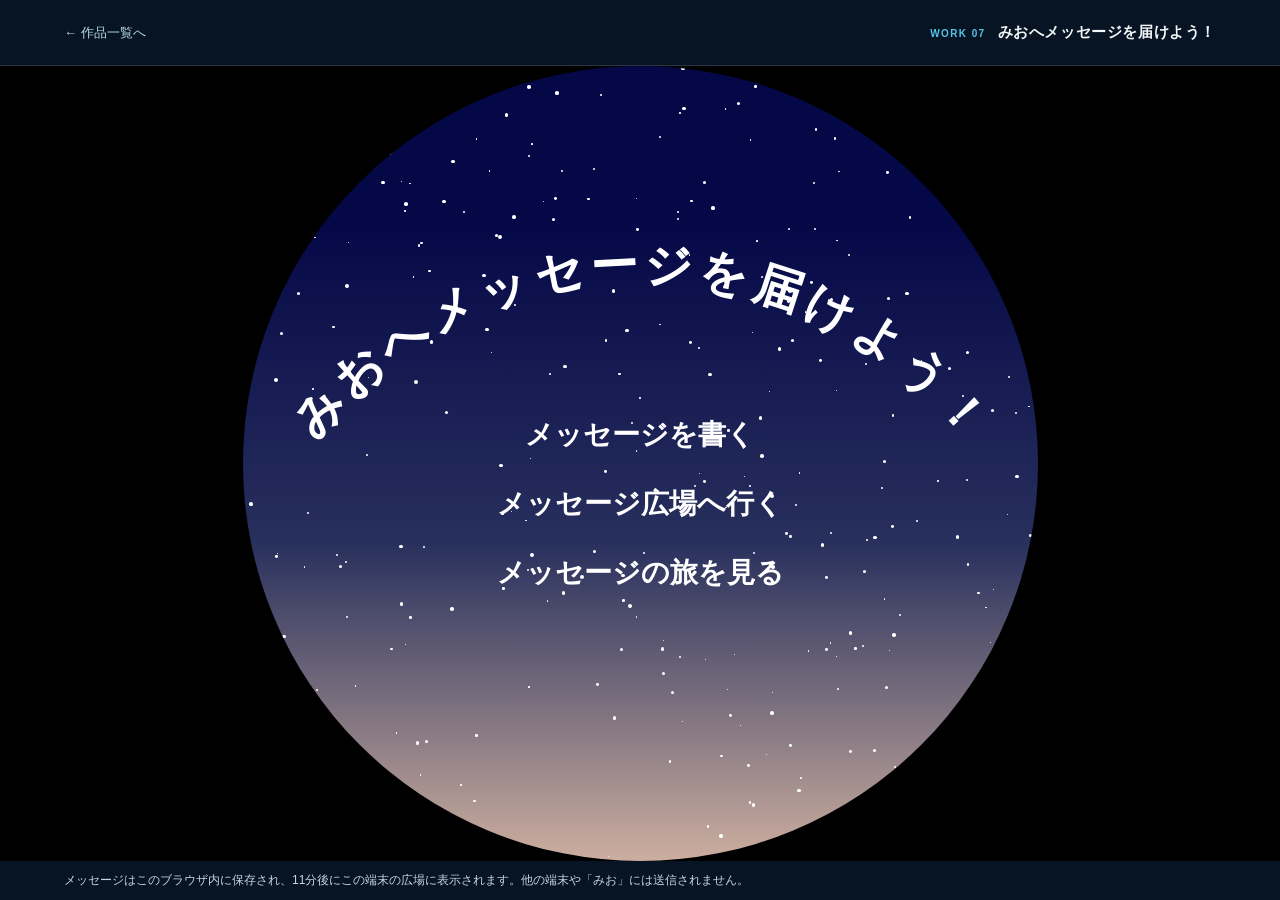
<file: works/07/index.html>
<!doctype html><html lang="ja"><head><meta charset="utf-8"><meta name="viewport" content="width=device-width,initial-scale=1"><title>みおへメッセージを届けよう！ | Go Mio!</title><style>*{box-sizing:border-box}html,body{height:100%;margin:0}body{background:#05050a;color:#f2f7fa;font-family:-apple-system,BlinkMacSystemFont,"Hiragino Kaku Gothic ProN","Yu Gothic",sans-serif;display:flex;flex-direction:column}header{flex:none;min-height:66px;display:flex;align-items:center;justify-content:space-between;gap:20px;padding:12px 5%;border-bottom:1px solid #ffffff24;background:#071423}header a{color:#b7d8e6;text-decoration:none;font-size:13px;white-space:nowrap}header a:hover{text-decoration:underline}h1{font-size:15px;margin:0;letter-spacing:.04em}h1 small{font-size:10px;color:#55c5e5;letter-spacing:.14em;margin-right:12px}.experience{position:relative;flex:1;min-height:0}iframe{display:block;width:100%;height:100%;border:0}.note{flex:none;background:#071423;color:#c3d7e0;padding:10px 5%;font-size:12px;line-height:1.6;margin:0}@media(max-width:600px){header{padding:12px 4%}h1{font-size:13px}h1 small{display:block;margin-bottom:4px}.note{font-size:11px}}</style></head><body><header><a href="../../#works">← 作品一覧へ</a><h1><small>WORK 07</small>みおへメッセージを届けよう！</h1></header><main class="experience"><iframe src="experience/" title="みおへメッセージを届けよう！の体験画面"></iframe></main><p class="note">メッセージはこのブラウザ内に保存され、11分後にこの端末の広場に表示されます。他の端末や「みお」には送信されません。</p><script>if(new URLSearchParams(location.search).get('lang')==='en'){document.documentElement.lang='en';const back=document.querySelector('header a');back.href='../../en.html#works';back.textContent='← Back to works';document.title="Send a Message to Mio! | Go Mio!";document.querySelector("h1").innerHTML="<small>WORK 07</small>Send a Message to Mio!";document.querySelector(".note").textContent="Messages are stored in this browser and appear in this device’s plaza after 11 minutes. They are not sent to other devices or to Mio. The interactive work is in Japanese.";}</script></body></html>
</file>
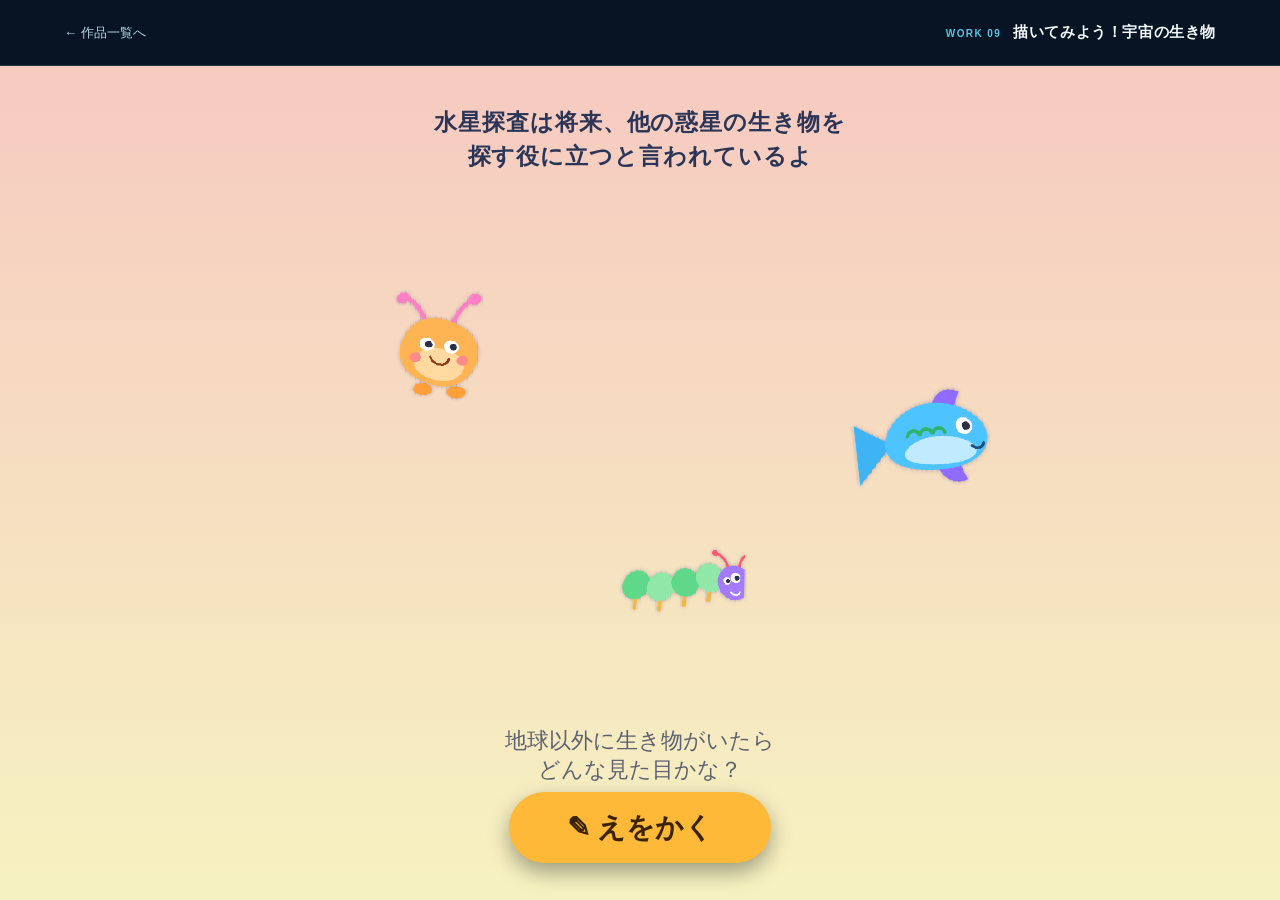
<file: works/09/index.html>
<!doctype html><html lang="ja"><head><meta charset="utf-8"><meta name="viewport" content="width=device-width,initial-scale=1"><title>描いてみよう！宇宙の生き物 | Go Mio!</title><style>*{box-sizing:border-box}html,body{height:100%;margin:0}body{background:#05050a;color:#f2f7fa;font-family:-apple-system,BlinkMacSystemFont,"Hiragino Kaku Gothic ProN","Yu Gothic",sans-serif;display:flex;flex-direction:column}header{flex:none;min-height:66px;display:flex;align-items:center;justify-content:space-between;gap:20px;padding:12px 5%;border-bottom:1px solid #ffffff24;background:#071423}header a{color:#b7d8e6;text-decoration:none;font-size:13px;white-space:nowrap}header a:hover{text-decoration:underline}h1{font-size:15px;margin:0;letter-spacing:.04em}h1 small{font-size:10px;color:#55c5e5;letter-spacing:.14em;margin-right:12px}.experience{position:relative;flex:1;min-height:0}iframe{display:block;width:100%;height:100%;border:0}.hint{position:absolute;bottom:14px;right:20px;pointer-events:none;font-size:11px;color:#b1c3ce;background:#06121dbb;border-radius:20px;padding:8px 12px}@media(max-width:600px){header{padding:12px 4%}h1{font-size:13px}h1 small{display:block;margin-bottom:4px}.hint{font-size:10px;right:10px;bottom:10px}}</style></head><body><header><a href="../../#works">← 作品一覧へ</a><h1><small>WORK 09</small>描いてみよう！宇宙の生き物</h1></header><main class="experience"><iframe src="experience/" title="描いてみよう！宇宙の生き物の体験画面" allow="fullscreen"></iframe></main><script>if(new URLSearchParams(location.search).get('lang')==='en'){document.documentElement.lang='en';const back=document.querySelector('header a');back.href='../../en.html#works';back.textContent='← Back to works';document.title="Draw a Space Creature! | Go Mio!";document.querySelector("h1").innerHTML="<small>WORK 09</small>Draw a Space Creature!";}</script></body></html>
</file>
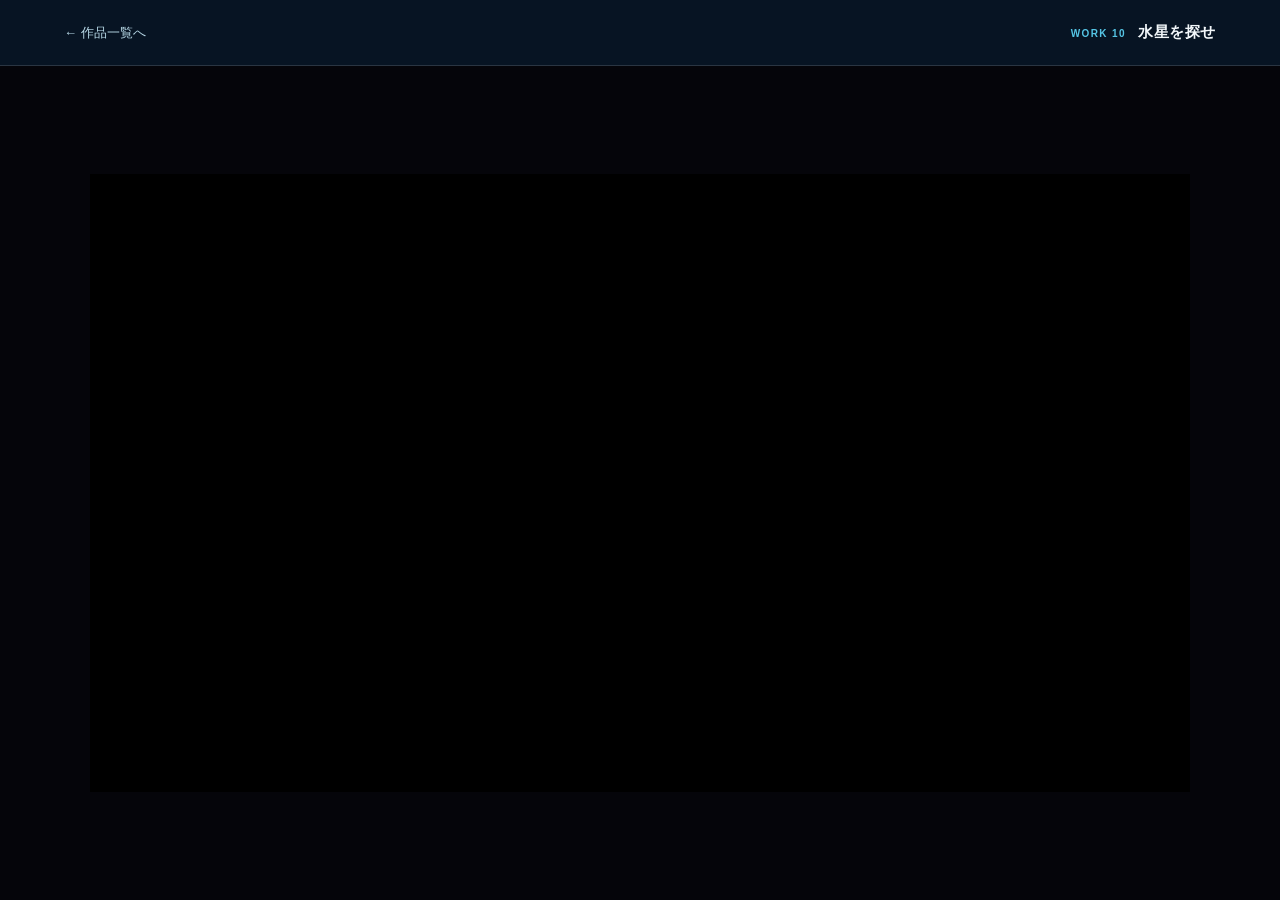
<file: works/10/index.html>
<!doctype html><html lang="ja"><head><meta charset="utf-8"><meta name="viewport" content="width=device-width,initial-scale=1"><title>水星を探せ | Go Mio!</title><style>*{box-sizing:border-box}html,body{min-height:100%;margin:0}body{background:#05050a;color:#f2f7fa;font-family:-apple-system,BlinkMacSystemFont,"Hiragino Kaku Gothic ProN","Yu Gothic",sans-serif}header{min-height:66px;display:flex;align-items:center;justify-content:space-between;gap:20px;padding:12px 5%;border-bottom:1px solid #ffffff24;background:#071423}header a{color:#b7d8e6;text-decoration:none;font-size:13px;white-space:nowrap}header a:hover{text-decoration:underline}h1{font-size:15px;margin:0;letter-spacing:.04em}h1 small{font-size:10px;color:#55c5e5;letter-spacing:.14em;margin-right:12px}main{min-height:calc(100vh - 66px);display:grid;place-items:center;padding:32px 5%}.video{width:min(100%,1100px);aspect-ratio:16/9;background:#000}iframe{width:100%;height:100%;border:0;display:block}@media(max-width:600px){header{padding:12px 4%}h1{font-size:13px}h1 small{display:block;margin-bottom:4px}main{padding:24px 4%}}</style></head><body><header><a href="../../#works">← 作品一覧へ</a><h1><small>WORK 10</small>水星を探せ</h1></header><main><div class="video"><iframe src="https://www.youtube.com/embed/PaV9qGyiwo4" title="水星を探せ — 動画作品" allow="accelerometer; autoplay; clipboard-write; encrypted-media; gyroscope; picture-in-picture; web-share" allowfullscreen referrerpolicy="strict-origin-when-cross-origin"></iframe></div></main><script>if(new URLSearchParams(location.search).get('lang')==='en'){document.documentElement.lang='en';const back=document.querySelector('header a');back.href='../../en.html#works';back.textContent='← Back to works';document.title='Find Mercury | Go Mio!';document.querySelector('h1').innerHTML='<small>WORK 10</small>Find Mercury';document.querySelector('iframe').title='Find Mercury — video work';}</script></body></html>
</file>
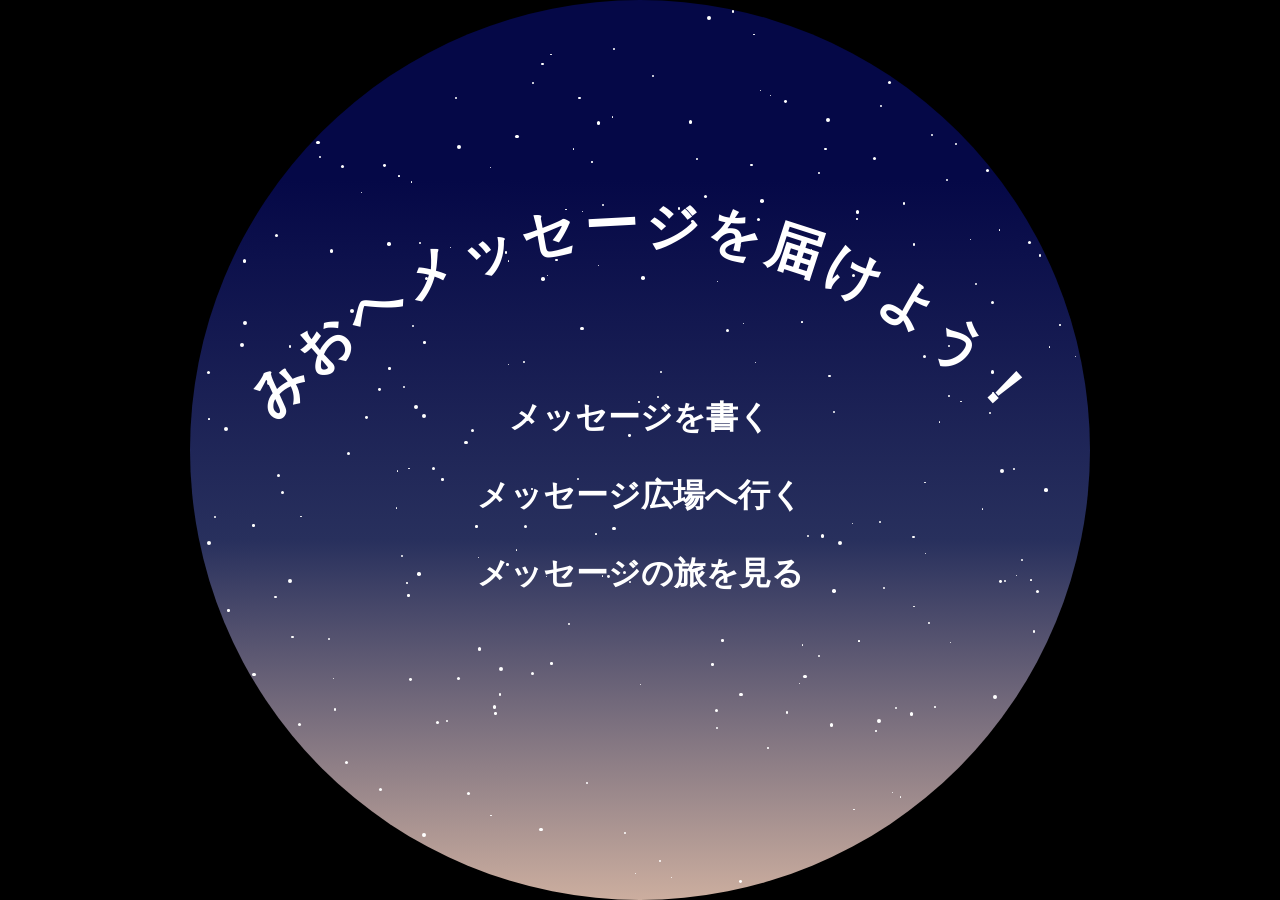
<file: works/07/experience/index.html>
<!DOCTYPE html>
<html lang="ja">
<head>
    <meta charset="UTF-8">
    <meta name="viewport" content="width=device-width, initial-scale=1.0">
    <title>みお応援サイト</title>
    <link rel="stylesheet" href="assets/main.css">
    <link rel="stylesheet" href="assets/Arctext-master/css/style.css">
<style>html,body{cursor:auto}.content h1{margin-top:-12vmin;margin-bottom:12vmin}</style>
</head>
<body>
<main>
    <div class="stage">
        <!-- 背景レイヤー:星だけ -->
        <div id="starry_sky"></div>

        <!-- 前面レイヤー:メニュー -->
        <div class="content">
            <h1 id="arch1">みおへメッセージを届けよう！</h1>
            <h2 id="openWriteBtn" class="menu">メッセージを書く</h2>
            <h2 id="openPlazaBtn" class="menu">メッセージ広場へ行く</h2>
            <h2 id="openJourneyBtn" class="menu">メッセージの旅を見る</h2>
        </div>

        <!-- 手書きオーバーレイ -->
        <div id="writeOverlay">
            <h2>メッセージを書く</h2>
            <div id="penTools">
    <span class="swatch active" data-color="#000000" style="background:#000000"></span>
    <span class="swatch" data-color="#e0453a" style="background:#e0453a"></span>
    <span class="swatch" data-color="#ff9f1c" style="background:#ff9f1c"></span>
    <span class="swatch" data-color="#2fb35a" style="background:#2fb35a"></span>
    <span class="swatch" data-color="#2f6fd0" style="background:#2f6fd0"></span>
    <span class="swatch" data-color="#a24bd6" style="background:#a24bd6"></span>
    <span class="swatch" data-color="#ff7eb6" style="background:#ff7eb6"></span>
    <span class="swatch eraser" id="eraserTool">消しゴム</span>
</div>
            <canvas id="drawCanvasId" width="1080" height="540"></canvas>
            <div class="buttons">
               <!-- 手書き -->
<button type="button" id="clearButtonId">クリア</button>
<button type="button" id="sendButtonId">送信する</button>
<button type="button" id="closeWriteBtn">閉じる</button>



            </div>
        </div>

<!-- 打ち上げ -->
<div id="flightOverlay">
    <canvas id="flightCanvas" width="1000" height="1000"></canvas>
    <div id="launchButtons">
       <!-- 打ち上げ -->
<button type="button" id="launchBtn">打ち上げ！</button>
<button type="button" id="backBtn">もどる</button>
    </div>
</div>

<!-- 説明オーバーレイ -->
<div id="infoOverlay">
    <h2>メッセージをありがとう！</h2>
    <div id="infoText">
        <!-- ここに説明文を入れてください -->
        <h3>水星に居る「みお」にメッセージが届くまで<br><span>11分</span>かかるよ！</h3>
        <h3 id="msg"></h3>
    </div>
    <!-- 説明 -->
<button type="button" id="closeInfoBtn">もどる</button>
</div>

<!-- メッセージ広場 -->
<div id="plazaOverlay">
    <h2>メッセージ広場</h2>
    <div id="plazaSky"></div>
    <p id="plazaStatus"></p>
    <!-- 広場 -->
<button type="button" id="closePlazaBtn">もどる</button>
</div>

<!-- メッセージの旅 -->
<div id="journeyOverlay">
    <h2>メッセージの旅</h2>
    <p id="journeyStatus"></p>
    <svg id="journeySvg" viewBox="0 0 1000 1000" preserveAspectRatio="xMidYMid meet">
        <!-- ルート（地球→金星→水星） -->
        <path id="journeyRoute" d="M500 780 Q380 640 500 520 Q620 400 500 260"
              fill="none" stroke="rgba(255,240,180,0.55)" stroke-width="1.5"
              stroke-dasharray="6 6"/>

        <!-- 水星（みお） -->
        <circle cx="500" cy="260" r="16" fill="#a39b8f"/>
        <text x="528" y="266" class="pl-label">水星（みお）</text>
        <!-- 金星 -->
        <circle cx="500" cy="520" r="24" fill="#e0b060"/>
        <text x="535" y="526" class="pl-label">金星</text>
        <!-- 地球 -->
        <circle cx="500" cy="780" r="36" fill="#2f6fd0"/>
        <text x="548" y="786" class="pl-label">地球</text>

        <!-- ロケットがここに入る -->
        <g id="journeyRockets"></g>
    </svg>
    <!-- 旅 -->
<button type="button" id="closeJourneyBtn">もどる</button>
</div>

        <!-- Coming Soon オーバーレイ（最前面） -->
        <div id="overlay">
            <p>Coming Soon</p>
        </div>
    </div>
</main>






    <script src="assets/mamhandwritten.js"></script>
    <script src="assets/jquery-ui-1.14.2.custom/external/jquery/jquery.js"></script>
    <script src="assets/Arctext-master/js/jquery.arctext.js"></script>
<script>

    var mamHandwritten1 = new TMamHandwritten("drawCanvasId", "clearButtonId");

// ペン色・消しゴムの切り替え
var swatches = document.querySelectorAll("#penTools .swatch");
swatches.forEach(function (sw) {
    sw.addEventListener("click", function () {
        swatches.forEach(function (s) { s.classList.remove("active"); });
        sw.classList.add("active");
        if (sw.id === "eraserTool") {
            mamHandwritten1.eraser = true;
        } else {
            mamHandwritten1.eraser = false;
            mamHandwritten1.penColor = sw.dataset.color;
        }
    });
});

    var writeOverlay = document.getElementById("writeOverlay");
    var overlay = document.getElementById("overlay");   // Coming Soon

    // 「メッセージを書く」→ 手書きオーバーレイを開く
    document.getElementById("openWriteBtn").addEventListener("click", function () {
        writeOverlay.classList.add("show");
    });

    // 「閉じる」→ 手書きオーバーレイを閉じる（描いた内容は残ります）
    document.getElementById("closeWriteBtn").addEventListener("click", function () {
        writeOverlay.classList.remove("show");
    });
/// ===== ロケット打ち上げ =====
var flightOverlay = document.getElementById("flightOverlay");
var infoOverlay   = document.getElementById("infoOverlay");
var launchBtn     = document.getElementById("launchBtn");
var backBtn       = document.getElementById("backBtn");
var launchButtons = document.getElementById("launchButtons");
var fc   = document.getElementById("flightCanvas");
var fctx = fc.getContext("2d");
var srcCanvas = document.getElementById("drawCanvasId");

var CX = 500, GROUND = 800, TWO_PI = Math.PI * 2;
var ACCEL = 300;   // 上昇の加速度（大きいほど速い）

var msgImg = null, rafId = null, infoTimer = null;
var state = "ready";      // ready → countdown → launching
var t0 = 0, finished = false, smoke = [];

// 背景の星（固定）
var FSTARS = [];
for (var s = 0; s < 80; s++) {
    FSTARS.push({ x: Math.random() * 1000, y: Math.random() * 780, r: Math.random() * 2 + 0.5 });
}

// ロケット（原点＝機体の底の中心。上が -y）
function drawRocket(x, y, flameSize, msg) {
    fctx.save();
    fctx.translate(x, y);

    // 炎
    if (flameSize > 0) {
        var fl = flameSize * (0.85 + Math.random() * 0.3);
        var g = fctx.createLinearGradient(0, 0, 0, 220 * fl);
        g.addColorStop(0, "#fff7c2");
        g.addColorStop(0.35, "#ffb020");
        g.addColorStop(1, "rgba(255,80,0,0)");
        fctx.fillStyle = g;
        fctx.beginPath();
        fctx.moveTo(-45, 0);
        fctx.quadraticCurveTo(-30, 120 * fl, 0, 220 * fl);
        fctx.quadraticCurveTo(30, 120 * fl, 45, 0);
        fctx.closePath();
        fctx.fill();
    }

    // 尾翼
    fctx.fillStyle = "#e0453a";
    fctx.beginPath();
    fctx.moveTo(-80, -90); fctx.lineTo(-145, 25); fctx.lineTo(-80, 0); fctx.closePath(); fctx.fill();
    fctx.beginPath();
    fctx.moveTo(80, -90);  fctx.lineTo(145, 25);  fctx.lineTo(80, 0);  fctx.closePath(); fctx.fill();

    // 機体
    fctx.beginPath();
    fctx.moveTo(-80, 0);
    fctx.lineTo(-80, -230);
    fctx.quadraticCurveTo(-80, -340, 0, -400);
    fctx.quadraticCurveTo(80, -340, 80, -230);
    fctx.lineTo(80, 0);
    fctx.closePath();
    var bg = fctx.createLinearGradient(-80, 0, 80, 0);
    bg.addColorStop(0, "#d8dce6"); bg.addColorStop(0.4, "#ffffff"); bg.addColorStop(1, "#b9bfce");
    fctx.fillStyle = bg;
    fctx.fill();

    // ノーズコーン（機体の形で切り抜いて赤く）
    fctx.save();
    fctx.clip();
    fctx.fillStyle = "#e0453a";
    fctx.fillRect(-90, -420, 180, 135);
    fctx.restore();

    // 窓
    fctx.beginPath(); fctx.arc(0, -245, 24, 0, TWO_PI);
    fctx.fillStyle = "#5fb7ff"; fctx.fill();
    fctx.lineWidth = 6; fctx.strokeStyle = "#8a93a8"; fctx.stroke();

    // 底のノズル
    fctx.fillStyle = "#555";
    fctx.fillRect(-35, 0, 70, 14);

    // 貼りついたメッセージ（テープ止め）
    if (msg) {
        var w = 140, h = 70, mx = -w / 2, my = -175;
        fctx.save();
        fctx.shadowColor = "rgba(0,0,0,0.35)";
        fctx.shadowBlur = 8;
        fctx.drawImage(msg, mx, my, w, h);
        fctx.restore();
        fctx.strokeStyle = "#999"; fctx.lineWidth = 1.5;
        fctx.strokeRect(mx, my, w, h);
        fctx.fillStyle = "rgba(255,225,100,0.85)";
        fctx.save(); fctx.translate(mx + 4, my + 2);  fctx.rotate(-0.7); fctx.fillRect(-20, -6, 40, 12); fctx.restore();
        fctx.save(); fctx.translate(mx + w - 4, my + 2); fctx.rotate(0.7); fctx.fillRect(-20, -6, 40, 12); fctx.restore();
    }
    fctx.restore();
}

function addSmoke(x, y) {
    for (var i = 0; i < 3; i++) {
        smoke.push({ x: x + (Math.random() - 0.5) * 60, y: y,
                     vx: (Math.random() - 0.5) * 4, vy: Math.random() * 2,
                     r: 15 + Math.random() * 20, life: 1 });
    }
}
function drawSmoke() {
    for (var i = smoke.length - 1; i >= 0; i--) {
        var p = smoke[i];
        p.x += p.vx; p.y += p.vy; p.r += 0.8; p.life -= 0.012;
        if (p.life <= 0) { smoke.splice(i, 1); continue; }
        fctx.beginPath(); fctx.arc(p.x, p.y, p.r, 0, TWO_PI);
        fctx.fillStyle = "rgba(230,230,240," + (p.life * 0.5) + ")";
        fctx.fill();
    }
}

// 円弧に沿って文字を描く（上部アーチ）
// text: 文字列 / cx,cy: 円の中心 / radius: 文字の基線の半径
function drawArcText(text, cx, cy, radius, fontPx) {
    fctx.save();
    fctx.font = "bold " + fontPx + "px sans-serif";
    fctx.textAlign = "center";
    fctx.textBaseline = "alphabetic";

    var chars = Array.from(text);
    var widths = chars.map(function (ch) { return fctx.measureText(ch).width; });
    var total = widths.reduce(function (a, b) { return a + b; }, 0);

    // 真上(-90°)を中心に左右対称に並べる
    var angle = -Math.PI / 2 - (total / radius) / 2;
    chars.forEach(function (ch, i) {
        var a = angle + (widths[i] / 2) / radius;   // この文字の中心角
        fctx.save();
        fctx.translate(cx + radius * Math.cos(a), cy + radius * Math.sin(a));
        fctx.rotate(a + Math.PI / 2);                // 文字の上が外側を向くように
        fctx.fillText(ch, 0, 0);
        fctx.restore();
        angle += widths[i] / radius;
    });
    fctx.restore();
}

function frame(now) {
    var el = now - t0;
    fctx.clearRect(0, 0, 1000, 1000);

    // 星
    fctx.fillStyle = "#fff";
    FSTARS.forEach(function (s) {
        fctx.globalAlpha = 0.5 + 0.5 * Math.sin(now / 400 + s.x);
        fctx.beginPath(); fctx.arc(s.x, s.y, s.r, 0, TWO_PI); fctx.fill();
    });
    fctx.globalAlpha = 1;

    // 地面
    fctx.fillStyle = "#2a2f55";
    fctx.fillRect(0, GROUND, 1000, 300);
    fctx.fillStyle = "#3b4170";
    fctx.fillRect(CX - 140, GROUND, 280, 14);   // 発射台

    var lift = 0, flame = 0, shakeX = 0, count = null;

    if (state === "countdown") {
        if (el >= 3000) { state = "launching"; t0 = now; el = 0; }
        else {
            count = 3 - Math.floor(el / 1000);
            var k = el / 3000;                       // だんだん激しく揺れる
            shakeX = (Math.random() - 0.5) * 10 * k;
            flame = 0.2 + 0.5 * k;
            if (k > 0.5) addSmoke(CX, GROUND);
        }
    }
    if (state === "launching") {
        var sec = el / 1000;
        lift = 0.5 * ACCEL * sec * sec;
        flame = 1.2;
        shakeX = (Math.random() - 0.5) * 6;
        addSmoke(CX, GROUND);
    }

    drawSmoke();
    var ry = GROUND - lift;
    drawRocket(CX + shakeX, ry, flame, msgImg);

    // 文字
    fctx.textAlign = "center";
    fctx.fillStyle = "#ffe9a8";
    if (state === "ready") {
        drawArcText("メッセージをロケットにのせたよ！", 500, 500, 370, 40);
    } else if (count !== null) {
        fctx.font = "bold 150px sans-serif";
        fctx.fillText(count, CX, 260);
    } else if (state === "launching") {
        drawArcText("みおへ しゅっぱつ！", 500, 500, 370, 44);
    }

    // 画面外へ出たら説明へ
    if (state === "launching" && ry < -60) { finishFlight(600); return; }
    rafId = requestAnimationFrame(frame);
}

// 送信 → ロケット準備画面（まだ打ち上げない）
function startFlight() {
    msgImg = document.createElement("canvas");
    msgImg.width = 270; msgImg.height = 135;
    var c = msgImg.getContext("2d");
    c.fillStyle = "#fff"; c.fillRect(0, 0, 270, 135);
    c.drawImage(srcCanvas, 0, 0, 270, 135);

    state = "ready"; finished = false; smoke = [];
    launchButtons.style.display = "flex";
    flightOverlay.classList.add("show");
    t0 = performance.now();
    cancelAnimationFrame(rafId);
    rafId = requestAnimationFrame(frame);
}

// 打ち上げボタン
launchBtn.addEventListener("click", function () {
    if (state !== "ready") return;
    saveMessage();                       // 打ち上げた時点で保存（11分カウント開始）
    launchButtons.style.display = "none";
    state = "countdown";
    t0 = performance.now();
});

// もどる（まだ送っていないので手書きは残る）
backBtn.addEventListener("click", function () {
    if (state !== "ready") return;
    cancelAnimationFrame(rafId);
    flightOverlay.classList.remove("show");
});

// 打ち上げ後 → 説明オーバーレイへ
function finishFlight(delay) {
    if (finished) return;
    finished = true;
    cancelAnimationFrame(rafId);
    infoTimer = setTimeout(function () {
        infoOverlay.classList.add("show");
    }, delay);
}

document.getElementById("sendButtonId").addEventListener("click", startFlight);

// 打ち上げ中のタップでスキップ
flightOverlay.addEventListener("click", function () {
    if (state === "launching" && !finished) finishFlight(0);
});

// 説明を閉じる → 全部閉じて、手書きを白紙に戻す
document.getElementById("closeInfoBtn").addEventListener("click", function () {
    clearTimeout(infoTimer);
    infoOverlay.classList.remove("show");
    flightOverlay.classList.remove("show");
    writeOverlay.classList.remove("show");
    document.getElementById("clearButtonId").click();
});

// ===== 11分後=====
const AFTER_MIN = 11;

function update(){
    const t = new Date(Date.now() + AFTER_MIN * 60 * 1000);
    const h = t.getHours();
    const m = t.getMinutes();
    document.getElementById("msg").textContent =
    `${h}時${m}分にメッセージが広場に到着するよ！`;
}

update();
setInterval(update,1000);

// ===== メッセージ広場 =====
var STORE_KEY   = "mioMessages";
var DELIVERY_MS = 11 * 60 * 1000;  // 届くまで11分（テスト時は 5000 などに）
var POOL_SIZE   = 20;              // 流れ星の対象は新しい順に最大20件
var METEOR_MS   = 9000;            // 1つの流れ星が降りる時間
var SPAWN_MS    = 5000;            // 流れ星を出す間隔

function loadMessages() {
    try { return JSON.parse(localStorage.getItem(STORE_KEY)) || []; }
    catch (e) { return []; }
}
function storeMessages(list) {
    // 容量オーバー時は古いものから捨てて再試行
    while (list.length) {
        try { localStorage.setItem(STORE_KEY, JSON.stringify(list)); return; }
        catch (e) { list.shift(); }
    }
}

// 送信ボタン：手書きを縮小して保存（deliverAt＝送信の11分後）
function saveMessage() {
    var t = document.createElement("canvas");
    t.width = 540; t.height = 270;
    var c = t.getContext("2d");
    c.fillStyle = "#fff"; c.fillRect(0, 0, 540, 270);
    c.drawImage(srcCanvas, 0, 0, 540, 270);
    var now = Date.now();
    var list = loadMessages();
    list.push({
        id: now + "_" + Math.random().toString(36).slice(2),
        img: t.toDataURL("image/jpeg", 0.8),
        sentAt: now,
        deliverAt: now + DELIVERY_MS
    });
    if (list.length > 60) list = list.slice(-60);
    storeMessages(list);
}

var plazaOverlay = document.getElementById("plazaOverlay");
var plazaSky     = document.getElementById("plazaSky");
var plazaStatus  = document.getElementById("plazaStatus");
var meteors = [], spawnTimer = null, plazaRaf = null, cycleShown = {};

// 届いている新しい順の最大20件
function getPool() {
    var now = Date.now();
    return loadMessages()
        .filter(function (m) { return m.deliverAt <= now; })
        .sort(function (a, b) { return b.deliverAt - a.deliverAt; })
        .slice(0, POOL_SIZE);
}

// 新しい順に「まだ今周で流してないもの」を選ぶ。
// 全部流し終えたらリセットしてループ。新着は先頭に割り込む。
function pickNext(pool) {
    var cand = pool.filter(function (m) { return !cycleShown[m.id]; });
    if (!cand.length) { cycleShown = {}; cand = pool; }
    var m = cand[0];
    cycleShown[m.id] = true;
    return m;
}

function updateStatus(poolLen) {
    var pending = loadMessages().filter(function (m) { return m.deliverAt > Date.now(); }).length;
    var s = "";
    if (poolLen === 0) s = "まだ メッセージは とどいていないよ";
    if (pending > 0)   s += (s ? "<br>" : "") + "いま " + pending + " 通が みおへの旅の途中";
    plazaStatus.innerHTML = s;
}

function spawnMeteor() {
    var pool = getPool();
    updateStatus(pool.length);
    if (!pool.length) return;
    var msg = pickNext(pool);

    var W = plazaSky.clientWidth, H = plazaSky.clientHeight;
    var sx = W * (0.65 + Math.random() * 0.3), sy = -H * 0.1;
    var ex = sx - W * 0.5,                      ey = H * 1.05;
    var ang = Math.atan2(sy - ey, sx - ex) * 180 / Math.PI; // 尾は進行方向の後ろ

    var el = document.createElement("div");
    el.className = "meteor";
    el.innerHTML = '<div class="tail"></div><div class="head"></div>' +
                   '<div class="popup"><img alt=""></div>';
    el.querySelector(".tail").style.transform = "translateY(-50%) rotate(" + ang + "deg)";
    el.querySelector("img").src = msg.img;
    plazaSky.appendChild(el);

    meteors.push({ el: el, popup: el.querySelector(".popup"),
                   start: performance.now(), sx: sx, sy: sy, ex: ex, ey: ey });
}

function plazaLoop(now) {
    for (var i = meteors.length - 1; i >= 0; i--) {
        var m = meteors[i];
        var p = (now - m.start) / METEOR_MS;
        if (p >= 1) { m.el.remove(); meteors.splice(i, 1); continue; }
        var x = m.sx + (m.ex - m.sx) * p, y = m.sy + (m.ey - m.sy) * p;
        m.el.style.transform = "translate(" + x + "px," + y + "px)";
        // 画面の中ほどを通り過ぎる間だけポップアップ表示
        m.popup.classList.toggle("show", p > 0.35 && p < 0.65);
    }
    plazaRaf = requestAnimationFrame(plazaLoop);
}

function openPlaza() {
    plazaOverlay.classList.add("show");
    cycleShown = {};
    spawnMeteor();
    spawnTimer = setInterval(spawnMeteor, SPAWN_MS);
    plazaRaf = requestAnimationFrame(plazaLoop);
}
function closePlaza() {
    plazaOverlay.classList.remove("show");
    clearInterval(spawnTimer);
    cancelAnimationFrame(plazaRaf);
    meteors.forEach(function (m) { m.el.remove(); });
    meteors = [];
}
document.getElementById("openPlazaBtn").addEventListener("click", openPlaza);
document.getElementById("closePlazaBtn").addEventListener("click", closePlaza);

// ===== メッセージの旅 =====
var journeyOverlay = document.getElementById("journeyOverlay");
var journeyStatus  = document.getElementById("journeyStatus");
var journeyRoute   = document.getElementById("journeyRoute");
var journeyRockets = document.getElementById("journeyRockets");
var journeyEls = {}, journeyTimer = null, journeyRaf = null;
var routeLen = 0;

var SVG_NS = "http://www.w3.org/2000/svg";

// 小さなロケット（先端が上＝-y。原点は機体の中心）
function makeRocketEl() {
    var g = document.createElementNS(SVG_NS, "g");
    g.innerHTML =
        '<path d="M0 -16 Q7 -6 7 8 L-7 8 Q-7 -6 0 -16Z" fill="#fff"/>' +
        '<path d="M0 -16 Q4 -11 5 -7 L-5 -7 Q-4 -11 0 -16Z" fill="#e0453a"/>' +
        '<path d="M-7 2 L-13 12 L-7 8Z M7 2 L13 12 L7 8Z" fill="#e0453a"/>' +
        '<circle cx="0" cy="-1" r="2.5" fill="#5fb7ff"/>' +
        '<path d="M-4 8 Q0 20 4 8Z" fill="#ffb020"/>';
    return g;
}

// 進行度 p(0〜1) → ルート上の座標と進行方向
function pointOnRoute(p) {
    var d = routeLen * p;
    var a = journeyRoute.getPointAtLength(d);
    var b = journeyRoute.getPointAtLength(Math.min(routeLen, d + 1));
    var c = journeyRoute.getPointAtLength(Math.max(0, d - 1));
    var ang = Math.atan2(b.y - c.y, b.x - c.x) * 180 / Math.PI + 90; // 先端を進行方向へ
    return { x: a.x, y: a.y, ang: ang };
}

// 毎フレーム位置を更新（なめらかに動く）
function journeyFrame() {
    var now = Date.now();
    Object.keys(journeyEls).forEach(function (id) {
        var o = journeyEls[id];
        var p = (now - o.sentAt) / (o.deliverAt - o.sentAt);
        if (p >= 1) { o.el.remove(); delete journeyEls[id]; return; }
        p = Math.max(0, p);
        var pt = pointOnRoute(p);
        o.el.setAttribute("transform",
            "translate(" + pt.x + "," + pt.y + ") rotate(" + pt.ang + ") scale(1.2)");
    });
    journeyRaf = requestAnimationFrame(journeyFrame);
}

// 1秒ごとに「旅の途中の一覧」を同期（追加・削除・件数）
function syncJourney() {
    var now = Date.now();
    var list = loadMessages().filter(function (m) { return m.deliverAt > now; });
    var alive = {};

    list.forEach(function (m) {
        alive[m.id] = true;
        if (!journeyEls[m.id]) {
            var el = makeRocketEl();
            journeyRockets.appendChild(el);
            journeyEls[m.id] = { el: el, sentAt: m.sentAt, deliverAt: m.deliverAt };
        }
    });
    Object.keys(journeyEls).forEach(function (id) {
        if (!alive[id]) { journeyEls[id].el.remove(); delete journeyEls[id]; }
    });

    journeyStatus.textContent = list.length
        ? "いま " + list.length + " 通が みおへの旅の途中"
        : "いま 旅の途中のメッセージは ないよ";
}

function openJourney() {
    journeyOverlay.classList.add("show");
    routeLen = journeyRoute.getTotalLength();
    syncJourney();
    journeyTimer = setInterval(syncJourney, 1000);
    journeyRaf = requestAnimationFrame(journeyFrame);
}
function closeJourney() {
    journeyOverlay.classList.remove("show");
    clearInterval(journeyTimer);
    cancelAnimationFrame(journeyRaf);
    Object.keys(journeyEls).forEach(function (id) { journeyEls[id].el.remove(); });
    journeyEls = {};
}
document.getElementById("openJourneyBtn").addEventListener("click", openJourney);
document.getElementById("closeJourneyBtn").addEventListener("click", closeJourney);

// アーチ文字：画面サイズに合わせて作り直す
function applyArch() {
    var $h = $('#arch1');
    try { $h.arctext('destroy'); } catch (e) {}        // 元の文字に戻す
    var vmin = Math.min(window.innerWidth, window.innerHeight);
    $h.arctext({ radius: vmin * 0.54 });               // 以前の540px相当を画面比に
}

// フォント確定後に実行 + リサイズ時に再計算
if (document.fonts && document.fonts.ready) {
    document.fonts.ready.then(applyArch);
} else {
    window.addEventListener("load", applyArch);
}
var archTimer = null;
window.addEventListener("resize", function () {
    clearTimeout(archTimer);
    archTimer = setTimeout(applyArch, 150);
});
    //-------------------------------------------------------------------- 星空
    var sky = document.getElementById("starry_sky");
    for (var i = 0; i < 300; i++) {
        var star = document.createElement("div");
        star.classList.add("star");
        var d = Math.random() * 3 + 1;
        star.style.width = d + "px";
        star.style.height = d + "px";
        star.style.top = Math.random() * 100 + "%";
        star.style.left = Math.random() * 100 + "%";
        star.style.animationDuration = (Math.random() * 2 + 1.5) + "s";
        sky.appendChild(star);
    }
</script>
    </body>
</html>
</file>
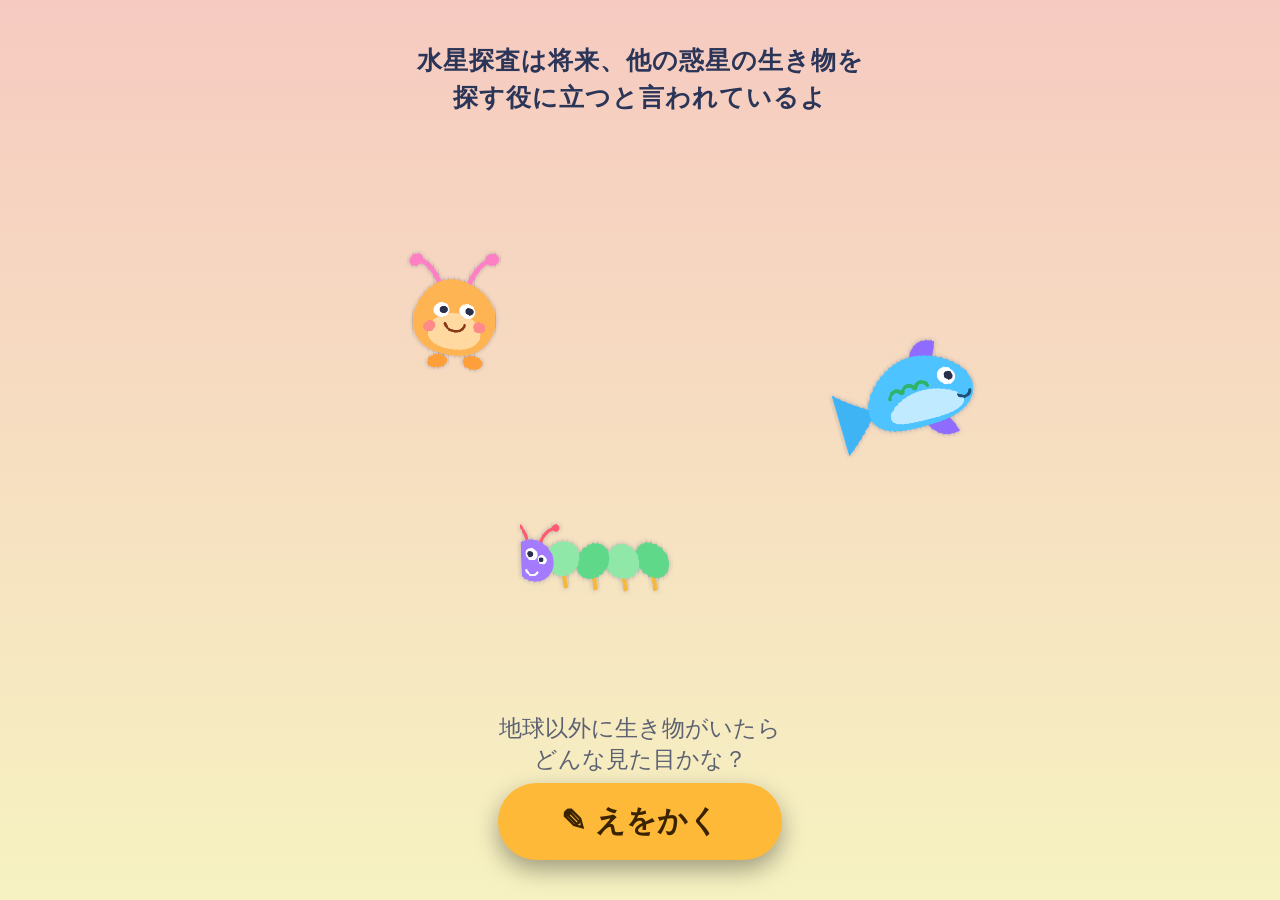
<file: works/09/experience/index.html>
<!doctype html>
<html lang="ja">
<head>
<meta charset="utf-8">
<meta name="viewport" content="width=device-width,initial-scale=1,user-scalable=no,viewport-fit=cover">
<meta name="mobile-web-app-capable" content="yes">
<meta name="apple-mobile-web-app-capable" content="yes">
<title>宇宙の生き物を考えよう</title>
<style>
  :root{--u:max(.5px,calc(min(100vw,100vh)/1080));--paper:min(92vw,52vh);
        --top:env(safe-area-inset-top,0px);--bottom:env(safe-area-inset-bottom,0px)}
  *{box-sizing:border-box;-webkit-tap-highlight-color:transparent;-webkit-user-select:none;user-select:none}
  html,body{margin:0;height:100%;background:#000;overflow:hidden;touch-action:none;overscroll-behavior:none;
    font-family:"Hiragino Maru Gothic ProN","Hiragino Sans","Yu Gothic UI","Meiryo",sans-serif;color:#2b3558}

  /* 画面いっぱいに表示（端末の画面サイズに追従） */
  #stage{position:fixed;inset:0;overflow:hidden;background:#f4dcc8}
  #view{position:absolute;left:0;top:0;width:100%;height:100%;display:block}

  button{font-family:inherit;cursor:pointer;border:none;color:inherit}
  .big{font-size:calc(36*var(--u));font-weight:700;padding:0 calc(44*var(--u));height:calc(92*var(--u));
    border-radius:calc(46*var(--u));color:#3a2300;background:#ffb938;box-shadow:0 calc(12*var(--u)) calc(28*var(--u)) rgba(0,0,0,.35)}

  /* ---- ふだんの画面（HUD） ---- */
  #demo{position:absolute;top:calc(var(--top) + 50*var(--u));left:0;right:0;padding:0 4vw;text-align:center;
    font-size:calc(30*var(--u));line-height:1.5;font-weight:700;letter-spacing:.04em}
  #hint{position:absolute;bottom:calc(var(--bottom) + 150*var(--u));left:0;right:0;padding:0 4vw;text-align:center;
    font-size:calc(28*var(--u));opacity:.75;pointer-events:none}
  #openBtn{position:absolute;bottom:calc(var(--bottom) + 48*var(--u));left:50%;width:calc(340*var(--u));margin-left:calc(-170*var(--u))}
  #demo,#hint,#openBtn{transition:opacity .2s}
  #stage.drawing #demo,#stage.drawing #hint,#stage.drawing #openBtn{opacity:0;pointer-events:none}

  /* ---- 描画オーバーレイ ---- */
  #overlay{color:#fff;position:absolute;inset:0;background:rgba(4,8,28,.86);transition:opacity .25s;
    display:flex;flex-direction:column;align-items:center;justify-content:center;gap:calc(22*var(--u));
    padding:calc(var(--top) + 16px) 4vw calc(var(--bottom) + 16px)}
  #overlay.hidden{opacity:0;pointer-events:none}
  #otitle{font-size:calc(42*var(--u));font-weight:700;text-align:center}
  #paper{flex:none;width:var(--paper);height:var(--paper);border-radius:calc(40*var(--u));touch-action:none;
    background:rgba(255,255,255,.07);border:3px dashed rgba(255,255,255,.35)}
  #tools{display:flex;flex-wrap:wrap;justify-content:center;align-items:center;gap:calc(18*var(--u)) calc(28*var(--u))}
  #sizes,#palette{display:flex;gap:calc(14*var(--u))}
  .sz{width:calc(68*var(--u));height:calc(68*var(--u));border-radius:50%;background:rgba(255,255,255,.12);display:flex;align-items:center;justify-content:center}
  .sz i{display:block;border-radius:50%;background:#fff}
  .sz.sel,.sw.sel{outline:calc(4*var(--u)) solid #ffe066;outline-offset:calc(3*var(--u))}
  .sw{width:calc(52*var(--u));height:calc(52*var(--u));border-radius:50%;border:3px solid rgba(255,255,255,.7)}
  #closeBtn{position:absolute;top:calc(var(--top) + 24*var(--u));right:calc(24*var(--u));width:calc(68*var(--u));height:calc(68*var(--u));
    border-radius:50%;font-size:calc(40*var(--u));line-height:1;background:rgba(255,255,255,.14)}
  #actions{display:flex;gap:calc(18*var(--u))}
  .sub{height:calc(84*var(--u));padding:0 calc(30*var(--u));border-radius:calc(42*var(--u));font-size:calc(28*var(--u));font-weight:700;background:rgba(255,255,255,.16)}
  #born{height:calc(84*var(--u));font-size:calc(32*var(--u));padding:0 calc(36*var(--u))}
  #msg{position:absolute;left:0;right:0;top:50%;text-align:center;font-size:calc(30*var(--u));font-weight:700;
    pointer-events:none;opacity:0;transition:opacity .25s;text-shadow:0 2px 10px #000}
  #msg.show{opacity:1}
</style>
</head>
<body>
<div id="stage">
  <canvas id="view"></canvas>

  <div id="demo">水星探査は将来、他の惑星の生き物を<br>探す役に立つと言われているよ</div>
  <div id="hint">地球以外に生き物がいたら<br>どんな見た目かな？</div>
  <button id="openBtn" class="big">✎ えをかく</button>

  <div id="overlay" class="hidden">
    <div id="otitle">いきものを描いてね</div>
    <canvas id="paper" width="560" height="560"></canvas>
    <div id="tools"><div id="sizes"></div><div id="palette"></div></div>
    <div id="actions">
      <button id="undo" class="sub">もどす</button>
      <button id="clear" class="sub">消す</button>
      <button id="born" class="big">うまれる！</button>
    </div>
    <button id="closeBtn" aria-label="とじる">×</button>
    <div id="msg"></div>
  </div>
</div>

<script>
(() => {
'use strict';

/* =====================================================
   設定（展示に合わせてここを調整してください）
   ===================================================== */
const CFG = {
  maxCreatures: 20,        // 同時に存在できる最大数。超えたら古いものから消える
  sizeRange: [130, 170],   // いきものの大きさ（長辺px）
  idleCloseSec: 90         // 描画画面を放置したとき自動で閉じるまでの秒数
};

const TAU = Math.PI * 2;
let W = 1080, H = 1080, CX = 540, K = 1;   // 画面サイズ・中心X・大きさの倍率（layout() が更新）
let areaTop = 200, areaBottom = 800;       // いきものが動ける縦の範囲（デモテキストの下〜ボタンの上）
const rand = (a, b) => a + Math.random() * (b - a);
const pick = a => a[(Math.random() * a.length) | 0];
const easeOutBack = t => { const c1 = 1.70158, c3 = c1 + 1; return 1 + c3 * Math.pow(t - 1, 3) + c1 * Math.pow(t - 1, 2); };
const easeOut = t => 1 - Math.pow(1 - t, 3);

/* ---------- ステージの拡縮 ---------- */
const stage = document.getElementById('stage');

/* =====================================================
   スプライト生成（描いた絵 → いきもの用画像）
   ===================================================== */
const SPRITE_MAX = 256, SPRITE_PAD = 14;

function spriteFromCanvas(src) {
  const w = src.width, h = src.height;
  const d = src.getContext('2d').getImageData(0, 0, w, h).data;
  let minX = w, minY = h, maxX = -1, maxY = -1;
  for (let y = 0; y < h; y++) for (let x = 0; x < w; x++) {
    if (d[(y * w + x) * 4 + 3] > 20) {
      if (x < minX) minX = x; if (x > maxX) maxX = x;
      if (y < minY) minY = y; if (y > maxY) maxY = y;
    }
  }
  if (maxX < 0) return null;
  const bw = maxX - minX + 1, bh = maxY - minY + 1;
  if (bw < 28 && bh < 28) return { tooSmall: true };
  const k = Math.min(SPRITE_MAX / Math.max(bw, bh), 1.5);
  const sw = Math.max(8, Math.round(bw * k)), sh = Math.max(8, Math.round(bh * k));
  const c = document.createElement('canvas');
  c.width = sw + SPRITE_PAD * 2; c.height = sh + SPRITE_PAD * 2;
  const g = c.getContext('2d');
  g.imageSmoothingQuality = 'high';
  g.shadowColor = 'rgba(60,70,120,.35)'; g.shadowBlur = 8; // 明るい背景でも輪郭が見えるよう薄く影をつける
  g.drawImage(src, minX, minY, bw, bh, SPRITE_PAD, SPRITE_PAD, sw, sh);
  return c;
}

/* ---------- デモ用の初期いきもの（コードで描いたもの） ---------- */
function seedSprite(kind) {
  const c = document.createElement('canvas'); c.width = 560; c.height = 560;
  const g = c.getContext('2d'); g.lineCap = 'round'; g.lineJoin = 'round';
  // F: 塗りつぶし図形 / L: 線（細い部分）
  const F = (col, fn) => { g.fillStyle = col; g.beginPath(); fn(); g.fill(); };
  const L = (col, w, fn) => { g.strokeStyle = col; g.lineWidth = w; g.beginPath(); fn(); g.stroke(); };
  const circ = (x, y, r) => g.arc(x, y, r, 0, TAU);
  const eye = (x, y, r) => { F('#fff', () => circ(x, y, r)); F('#2a2f4a', () => circ(x + r * .25, y, r * .5)); };
  if (kind === 0) {            // まるい子
    L('#ff7fc4', 14, () => { g.moveTo(235, 205); g.quadraticCurveTo(205, 130, 165, 120); });
    L('#ff7fc4', 14, () => { g.moveTo(325, 205); g.quadraticCurveTo(355, 130, 395, 120); });
    F('#ff7fc4', () => circ(165, 120, 20)); F('#ff7fc4', () => circ(395, 120, 20));
    F('#ff9f3a', () => g.ellipse(228, 462, 30, 22, 0, 0, TAU)); F('#ff9f3a', () => g.ellipse(335, 462, 30, 22, 0, 0, TAU));
    F('#ffb454', () => circ(280, 320, 125));
    F('#ffd9a0', () => g.ellipse(280, 365, 80, 60, 0, 0, TAU));
    F('#ff8a8a', () => circ(205, 345, 18)); F('#ff8a8a', () => circ(355, 345, 18));
    eye(242, 295, 24); eye(320, 295, 24);
    L('#8a3a1a', 8, () => g.arc(282, 335, 30, .2, Math.PI - .2));
  } else if (kind === 1) {     // さかな
    F('#8f6bff', () => { g.moveTo(290, 215); g.quadraticCurveTo(320, 140, 380, 165); g.lineTo(350, 235); g.closePath(); });
    F('#8f6bff', () => { g.moveTo(290, 365); g.quadraticCurveTo(320, 440, 380, 415); g.lineTo(350, 345); g.closePath(); });
    F('#3fb4f5', () => { g.moveTo(170, 290); g.lineTo(65, 205); g.lineTo(65, 375); g.closePath(); });
    F('#4dc3ff', () => g.ellipse(300, 290, 150, 95, 0, 0, TAU));
    F('#bfeaff', () => g.ellipse(310, 330, 105, 40, 0, 0, TAU));
    for (let i = 0; i < 3; i++) L('#2fb36a', 10, () => g.arc(235 + i * 38, 285, 18, Math.PI * 1.1, Math.PI * 1.9));
    eye(385, 262, 24);
    L('#1d4f7a', 8, () => g.arc(418, 305, 20, .3, 2.4));
  } else {                     // いもむし
    for (let i = 0; i < 4; i++) {
      const x = 120 + i * 100, y = 300 + Math.sin(i * 1.4) * 22;
      L('#f5b83a', 14, () => { g.moveTo(x, y + 40); g.lineTo(x - 6, y + 90); });
    }
    for (let i = 0; i < 4; i++) {
      const x = 120 + i * 100, y = 300 + Math.sin(i * 1.4) * 22;
      F(i % 2 ? '#8fe8a8' : '#5fd88a', () => circ(x, y, 56));
    }
    L('#ff5a6f', 10, () => { g.moveTo(500, 245); g.quadraticCurveTo(480, 185, 440, 180); });
    L('#ff5a6f', 10, () => { g.moveTo(535, 240); g.quadraticCurveTo(545, 180, 580, 170); });
    F('#ff5a6f', () => circ(440, 180, 12)); F('#ff5a6f', () => circ(580, 170, 12));
    F('#a47bff', () => circ(520, 290, 68));
    eye(525, 270, 20); eye(490, 285, 15);
    L('#fff', 7, () => g.arc(525, 318, 20, .3, 2.6));
  }
  return spriteFromCanvas(c);
}

/* =====================================================
   いきもの
   ===================================================== */
const view = document.getElementById('view');
const ctx = view.getContext('2d');

// 画面サイズに合わせて canvas と動ける範囲を更新
function layout() {
  const dpr = Math.min(window.devicePixelRatio || 1, 2);
  W = stage.clientWidth; H = stage.clientHeight; CX = W / 2;
  view.width = Math.round(W * dpr); view.height = Math.round(H * dpr);
  ctx.setTransform(dpr, 0, 0, dpr, 0, 0);
  K = Math.min(1, Math.max(.55, Math.min(W, H) / 900));
  areaTop = document.getElementById('demo').getBoundingClientRect().bottom + 16;
  areaBottom = Math.max(document.getElementById('hint').getBoundingClientRect().top - 12, areaTop + 160);
}
addEventListener('resize', layout);
layout();
const creatures = [];
const parts = [], rings = [];

function burst(x, y, n, spd) {
  for (let i = 0; i < n; i++) {
    const a = rand(0, TAU), v = rand(.4, 1) * spd;
    parts.push({ x, y, vx: Math.cos(a) * v, vy: Math.sin(a) * v, life: 0, max: rand(.6, 1.2), r: rand(2, 6), h: rand(0, 360) });
  }
  rings.push({ x, y, t: 0, max: .9, R: spd * .55 });
}

function addCreature(o) {
  const sp = o.sprite, ar = sp.width / sp.height, L = o.size * K;
  const dw = ar >= 1 ? L : L * ar, dh = ar >= 1 ? L / ar : L;
  const mode = o.mode || pick(['swim', 'hop']);
  const c = {
    sprite: sp, dw, dh, mode,
    x: o.x, y: o.y, heading: rand(0, TAU), target: 0, turnT: 0, edge: false,
    speed: mode === 'swim' ? rand(38, 64) : rand(80, 115),
    phase: rand(0, TAU), freq: rand(1.4, 2.2), waves: rand(.7, 1.5),
    hopT: rand(0, 1), hopRate: rand(.8, 1.1),
    flip: 1, tilt: 0, age: 0, born: 0, dying: false, dieT: 0,
    vx: 0, vy: 0
  };
  c.target = c.heading;
  creatures.push(c);
  return c;
}

const alive = () => creatures.filter(c => !c.dying);

// 一番古い（age が最大の）個体を消す
function evictOldest() {
  let old = null;
  for (const c of creatures) if (!c.dying && (!old || c.age > old.age)) old = c;
  if (old) old.dying = true;
}

function addVisitorCreature(sprite) {
  const my = (areaTop + areaBottom) / 2;
  addCreature({ sprite, size: rand(...CFG.sizeRange), x: CX + rand(-30, 30), y: my + rand(-30, 30) });
  while (alive().length > CFG.maxCreatures) evictOldest();
  burst(CX, my, 40, 280 * K);
}

function update(c, dt, t) {
  c.age += dt; c.born += dt;
  if (c.dying) { c.dieT += dt; return; }

  // 向きの変更（ときどき気まぐれに曲がる）
  c.turnT -= dt;
  if (c.turnT <= 0) { c.target = c.heading + rand(-1.4, 1.4); c.turnT = rand(1.5, 4); }

  // 画面の端に近づいたら中央側へ向かう
  const xMin = c.dw * .5, xMax = W - c.dw * .5;
  const yMin = areaTop + c.dh * .6, yMax = areaBottom - c.dh * .5;
  const near = c.x < xMin + 50 || c.x > xMax - 50 || c.y < yMin + 30 || c.y > yMax - 30;
  if (near && !c.edge) { c.edge = true; c.target = Math.atan2((yMin + yMax) / 2 - c.y, CX - c.x) + rand(-.4, .4); c.turnT = 1.5; }
  else if (!near) c.edge = false;

  let diff = c.target - c.heading;
  diff = Math.atan2(Math.sin(diff), Math.cos(diff));
  c.heading += diff * Math.min(1, dt * 1.8);

  // 速度
  let sp;
  if (c.mode === 'swim') sp = c.speed * (.75 + .25 * Math.sin(t * c.freq * 2 + c.phase));
  else {
    c.hopT += dt * c.hopRate;
    const p = c.hopT % 1;
    sp = p < .55 ? c.speed * Math.sin(p / .55 * Math.PI) : 0;
  }
  c.vx = Math.cos(c.heading) * sp;
  c.vy = Math.sin(c.heading) * sp * .55;   // 縦方向は少し控えめに
  c.x += c.vx * dt; c.y += c.vy * dt;

  // 画面の外に出ないよう戻す（上のデモテキストと下のボタンにも重ならない）
  c.x = Math.min(Math.max(c.x, xMin), Math.max(xMin, xMax));
  if (c.y < yMin) { c.y = yMin; c.target = Math.atan2(Math.abs(Math.sin(c.heading)) + .3, Math.cos(c.heading)); }
  if (c.y > yMax) { c.y = yMax; c.target = Math.atan2(-Math.abs(Math.sin(c.heading)) - .3, Math.cos(c.heading)); }

  // 左右反転（なめらかに）
  const face = Math.cos(c.heading);
  const ft = face >= 0 ? 1 : -1;
  if (Math.abs(face) > .15) c.flip += (ft - c.flip) * Math.min(1, dt * 8);

  // 傾き
  const want = c.mode === 'swim' ? Math.atan2(c.vy, Math.abs(c.vx) + 1) * .45 : 0;
  c.tilt += (want - c.tilt) * Math.min(1, dt * 5);
}

function draw(c, t) {
  let sc = easeOutBack(Math.min(1, c.born / .9));
  let alpha = 1;
  if (c.dying) { const k = Math.min(1, c.dieT / .8); sc *= 1 - k; alpha = 1 - k; }
  if (sc <= 0.01) return;

  let sx = 1, sy = 1, yoff = 0, rot = Math.sign(c.flip || 1) * c.tilt, amp;
  if (c.mode === 'swim') {
    sy = 1 + Math.sin(t * c.freq * 2 + c.phase) * .03;
    amp = c.dh * .07;
  } else {
    const p = c.hopT % 1;
    amp = c.dh * .025;
    if (p < .55) {
      const h = Math.sin(p / .55 * Math.PI);
      yoff = -h * c.dh * .55; sy = 1 + h * .06; sx = 1 - h * .04;
      rot = Math.sign(c.flip || 1) * Math.sin(p / .55 * Math.PI * 2) * .08;
    } else {
      const v = (p - .55) / .45, q = Math.sin(v * Math.PI) * (1 - v * .3);
      sy = 1 - q * .16; sx = 1 + q * .1;
    }
  }
  // 着地のつぶれは足元を基準にする
  const ground = c.mode === 'hop' ? (c.dh * sc / 2) * (1 - sy) : 0;

  const N = Math.max(10, Math.round(c.dw / 5));
  const sw = c.sprite.width, sh = c.sprite.height;
  ctx.save();
  ctx.globalAlpha = alpha;
  ctx.translate(c.x, c.y + yoff + ground);
  ctx.rotate(rot);
  ctx.scale(c.flip * sc * sx, sc * sy);
  const ph = t * c.freq * 2 + c.phase;
  for (let i = 0; i < N; i++) {
    const s0 = Math.floor(i * sw / N), s1 = Math.floor((i + 1) * sw / N);
    if (s1 <= s0) continue;
    const u = i / N;
    const off = Math.sin(ph + u * c.waves * TAU) * amp * (.3 + .7 * (1 - u)); // しっぽ側ほど大きく揺れる
    const dx = -c.dw / 2 + (s0 / sw) * c.dw, w = ((s1 - s0) / sw) * c.dw;
    ctx.drawImage(c.sprite, s0, 0, s1 - s0, sh, dx, -c.dh / 2 + off, w + .75, c.dh);
  }
  ctx.restore();
}

/* =====================================================
   背景・描画ループ
   ===================================================== */
const HUE_DIFF = 45;   // 最上部と最下部の色相の差（度）
const HUE_SPEED = 9;   // 色相が回る速さ（度/秒）。9 なら40秒で一周


let last = performance.now(), T = 0;
function frame(now) {
  const dt = Math.min(.05, (now - last) / 1000); last = now; T += dt;

  const h = (T * HUE_SPEED) % 360;
  const gr = ctx.createLinearGradient(0, 0, 0, H);
  gr.addColorStop(0, `hsl(${h},75%,86%)`);
  gr.addColorStop(1, `hsl(${h + HUE_DIFF},75%,86%)`);   // 最下部は最上部より色相+HUE_DIFF度
  ctx.fillStyle = gr; ctx.fillRect(0, 0, W, H);

  for (const c of creatures.slice()) update(c, dt, T);
  for (let i = creatures.length - 1; i >= 0; i--) if (creatures[i].dying && creatures[i].dieT >= .8) creatures.splice(i, 1);

  creatures.sort((a, b) => a.y - b.y);
  for (const c of creatures) draw(c, T);

  for (let i = rings.length - 1; i >= 0; i--) {
    const r = rings[i]; r.t += dt;
    if (r.t >= r.max) { rings.splice(i, 1); continue; }
    const k = r.t / r.max;
    ctx.strokeStyle = `rgba(255,255,255,${(1 - k) * .9})`; ctx.lineWidth = 4;
    ctx.beginPath(); ctx.arc(r.x, r.y, r.R * easeOut(k), 0, TAU); ctx.stroke();
  }
  for (let i = parts.length - 1; i >= 0; i--) {
    const p = parts[i]; p.life += dt;
    if (p.life >= p.max) { parts.splice(i, 1); continue; }
    const damp = Math.pow(.15, dt); p.vx *= damp; p.vy *= damp; p.x += p.vx * dt; p.y += p.vy * dt;
    ctx.fillStyle = `hsla(${p.h},90%,62%,${1 - p.life / p.max})`;
    ctx.beginPath(); ctx.arc(p.x, p.y, p.r, 0, TAU); ctx.fill();
  }

  if (overlayOpen && performance.now() - lastAct > CFG.idleCloseSec * 1000) closeOverlay(true);
  requestAnimationFrame(frame);
}

/* =====================================================
   描画パネル
   ===================================================== */
const overlay = document.getElementById('overlay');
const paper = document.getElementById('paper');
const pg = paper.getContext('2d');
const msg = document.getElementById('msg');
const COLORS = ['#ff5a5f', '#ffa93a', '#ffe14d', '#5fe38a', '#4dc3ff', '#b07bff', '#ff8fd0', '#ffffff'];
const SIZES = [6, 13, 24];
const cur = { color: COLORS[4], size: SIZES[1] };
let strokes = [], drawing = null, overlayOpen = false, lastAct = 0, msgTimer = 0;
const touch = () => { lastAct = performance.now(); };

COLORS.forEach(col => {
  const b = document.createElement('button');
  b.className = 'sw' + (col === cur.color ? ' sel' : ''); b.style.background = col;
  b.onclick = () => { cur.color = col; touch(); document.querySelectorAll('.sw').forEach(x => x.classList.toggle('sel', x === b)); };
  document.getElementById('palette').appendChild(b);
});
SIZES.forEach((s, i) => {
  const b = document.createElement('button');
  b.className = 'sz' + (s === cur.size ? ' sel' : '');
  b.innerHTML = `<i style="width:${6 + i * 9}px;height:${6 + i * 9}px"></i>`;
  b.onclick = () => { cur.size = s; touch(); document.querySelectorAll('.sz').forEach(x => x.classList.toggle('sel', x === b)); };
  document.getElementById('sizes').appendChild(b);
});

function toast(text) {
  msg.textContent = text; msg.classList.add('show');
  clearTimeout(msgTimer); msgTimer = setTimeout(() => msg.classList.remove('show'), 1800);
}

function redraw() {
  pg.clearRect(0, 0, 560, 560); pg.lineCap = 'round'; pg.lineJoin = 'round';
  for (const s of strokes) {
    pg.strokeStyle = s.color; pg.fillStyle = s.color; pg.lineWidth = s.size;
    const p = s.pts;
    if (p.length === 1) { pg.beginPath(); pg.arc(p[0].x, p[0].y, s.size / 2, 0, TAU); pg.fill(); continue; }
    pg.beginPath(); pg.moveTo(p[0].x, p[0].y);
    for (let i = 1; i < p.length - 1; i++) pg.quadraticCurveTo(p[i].x, p[i].y, (p[i].x + p[i + 1].x) / 2, (p[i].y + p[i + 1].y) / 2);
    const l = p[p.length - 1]; pg.lineTo(l.x, l.y); pg.stroke();
  }
}

// ステージが拡縮されていても正しい座標になるよう、表示サイズとの比率で換算
function pt(e) {
  const r = paper.getBoundingClientRect();
  return { x: (e.clientX - r.left) * paper.width / r.width, y: (e.clientY - r.top) * paper.height / r.height };
}
paper.addEventListener('pointerdown', e => {
  if (drawing) return;
  e.preventDefault(); paper.setPointerCapture(e.pointerId);
  const s = { color: cur.color, size: cur.size, pts: [pt(e)] };
  strokes.push(s); drawing = { id: e.pointerId, s }; touch(); redraw();
});
paper.addEventListener('pointermove', e => {
  if (!drawing || e.pointerId !== drawing.id) return;
  const p = pt(e), l = drawing.s.pts[drawing.s.pts.length - 1];
  if (Math.hypot(p.x - l.x, p.y - l.y) < 1.5) return;
  drawing.s.pts.push(p); touch(); redraw();
});
const endStroke = e => { if (drawing && e.pointerId === drawing.id) drawing = null; };
paper.addEventListener('pointerup', endStroke);
paper.addEventListener('pointercancel', endStroke);

function openOverlay() { strokes = []; redraw(); overlayOpen = true; touch(); overlay.classList.remove('hidden'); stage.classList.add('drawing'); }
function closeOverlay(clear) { overlayOpen = false; overlay.classList.add('hidden'); stage.classList.remove('drawing'); drawing = null; if (clear) { strokes = []; redraw(); } }

document.getElementById('openBtn').onclick = openOverlay;
document.getElementById('closeBtn').onclick = () => closeOverlay(true);
document.getElementById('undo').onclick = () => { strokes.pop(); touch(); redraw(); };
document.getElementById('clear').onclick = () => { strokes = []; touch(); redraw(); };
document.getElementById('born').onclick = () => {
  if (!strokes.length) { toast('まず絵を描いてね'); return; }
  const sprite = spriteFromCanvas(paper);
  if (!sprite) { toast('まず絵を描いてね'); return; }
  if (sprite.tooSmall) { toast('もう少し大きく描いてね'); return; }
  addVisitorCreature(sprite);
  closeOverlay(true);
};

addEventListener('contextmenu', e => e.preventDefault());
addEventListener('keydown', e => {
  if (e.key === 'f') (document.fullscreenElement ? document.exitFullscreen() : document.documentElement.requestFullscreen()).catch(() => {});
});

/* ---------- 起動：デモ用の初期個体を3体 ---------- */
[[0, .32, .3], [1, .68, .5], [2, .5, .75]].forEach(([k, fx, fy]) => {
  const sp = seedSprite(k);
  addCreature({ sprite: sp, size: rand(...CFG.sizeRange), x: W * fx, y: areaTop + (areaBottom - areaTop) * fy, mode: k === 1 ? 'swim' : (k === 0 ? 'hop' : 'swim') });
});
requestAnimationFrame(frame);
})();
</script>
</body>
</html>
</file>
<file: works/07/experience/assets/main.css>
* {
    margin: 0;
    padding: 0;
}

html, body {
    width: 100%;
    height: 100%;
    overflow: hidden;
    background: #000;
    cursor: none;
    user-select: none;
    -webkit-user-select: none;
    touch-action: none;
}

main {
    width: 100%;
    height: 100%;
}

.stage {
    position: absolute;
    inset: 0;
    margin: auto;
    width: 100vmin;
    height: 100vmin;
    border-radius: 50%;
    overflow: hidden;
    background: linear-gradient(0deg, #ccae9f 0%, #28305d 40%, #050847 80%) no-repeat #383d95;
}

/* 背景レイヤー:stage全体に敷く */
#starry_sky {
    position: absolute;
    inset: 0;
    z-index: 0;
    pointer-events: none;   /* 星がクリック・タッチを邪魔しない */
}

.star {
    position: absolute;     /* ← relative から absolute に変更 */
    background-color: white;
    border-radius: 50%;
    animation-name: twinkle;
    animation-iteration-count: infinite;
}

@keyframes twinkle {
    50% { transform: scale(0.2); }
}

/* 前面レイヤー:ここで中央揃え */
.content {
    position: relative;
    z-index: 1;
    width: 100%;
    height: 100%;
    display: flex;
    flex-direction: column;
    align-items: center;
    justify-content: center;
    gap: 2vmin;
    box-sizing: border-box;
}

.content h1 {
    font-size: 6vmin;
    color: #fff;
    text-align: center;
    margin-top: -200px;
    margin-bottom: 200px;
}

.content h2 {
    font-size: 3.5vmin;
    color: #fff;
}

#drawCanvasId {
    width: 75vmin;
    height: 37.5vmin;
    background: #fff;
    border: 1px solid #000;
    touch-action: none;
}

.buttons {
    display: flex;
    gap: 3vmin;
}



/* オーバーレイ:stageいっぱいに白く覆う */
#overlay {
    position: absolute;
    inset: 0;
    z-index: 10;
    background: #fff;
    display: flex;
    align-items: center;
    justify-content: center;

    /* 非表示時 */
    opacity: 0;
    visibility: hidden;
    transition: opacity 0.4s ease, visibility 0.4s;
}

#overlay.show {
    opacity: 1;
    visibility: visible;
}

#overlay p {
    font-size: 8vmin;
    color: #28305d;
    letter-spacing: 0.1em;
}

.content h2.menu {
    cursor: pointer;
    padding: 1vmin 3vmin;
    border-radius: 999px;
    transition: background 0.2s;
}
.content h2.menu:hover,
.content h2.menu:active {
    background: rgba(255, 255, 255, 0.2);
}

/* 手書きオーバーレイ */
#writeOverlay {
    position: absolute;
    inset: 0;
    z-index: 5;                      /* Coming Soon(10) より下 */
    background: rgba(5, 8, 71, 0.92);
    display: flex;
    flex-direction: column;
    align-items: center;
    justify-content: center;
    gap: 2vmin;

    /* 非表示時（display:noneにしない：canvasのサイズ計算を保つため） */
    opacity: 0;
    visibility: hidden;
    transition: opacity 0.4s ease, visibility 0.4s;
}
#writeOverlay.show {
    opacity: 1;
    visibility: visible;
}
#writeOverlay h2 {
    font-size: 3.5vmin;
    color: #fff;
}


/* 飛行アニメーション */
#flightOverlay {
    position: absolute;
    inset: 0;
    z-index: 8;
    background: rgba(2, 4, 30, 0.96);
    opacity: 0;
    visibility: hidden;
    transition: opacity 0.4s ease, visibility 0.4s;
}
#flightOverlay.show { opacity: 1; visibility: visible; }
#flightCanvas { width: 100%; height: 100%; display: block; }
#launchButtons {
    position: absolute;
    bottom: 9vmin;
    width: 100%;
    display: flex;
    justify-content: center;
    gap: 3vmin;
}

/* 説明オーバーレイ */
#infoOverlay {
    position: absolute;
    inset: 0;
    z-index: 9;
    background: rgba(5, 8, 71, 0.95);
    display: flex;
    flex-direction: column;
    align-items: center;
    justify-content: center;
    gap: 3vmin;
    opacity: 0;
    visibility: hidden;
    transition: opacity 0.6s ease, visibility 0.6s;
}

#infoOverlay.show { 
    opacity: 1; 
    visibility: visible; 
}

#infoOverlay h2 { 
    font-size: 2rem; 
    color: #fff; 
}

#infoText {
    width: 80vmin;
    min-height: 30vmin;
    padding: 3vmin;
    box-sizing: border-box;
    font-size: 2.8vmin;
    line-height: 1.7;
    color: #fff;
    border: 1px solid rgba(255, 255, 255, 0.4);
    border-radius: 2vmin;
    background: rgba(255, 255, 255, 0.08);
}

/* メッセージ広場 */
#plazaOverlay {
    position: absolute;
    inset: 0;
    z-index: 7;
    background: rgba(2, 4, 30, 0.85);
    opacity: 0;
    visibility: hidden;
    transition: opacity 0.5s ease, visibility 0.5s;
}
#plazaOverlay.show { opacity: 1; visibility: visible; }

#plazaOverlay h2 {
    position: absolute;
    top: 9vmin;
    width: 100%;
    text-align: center;
    font-size: 3.5vmin;
    color: #fff;
    z-index: 3;
}
#plazaSky { position: absolute; inset: 0; overflow: hidden; }

#plazaStatus {
    position: absolute;
    bottom: 22vmin;
    width: 100%;
    text-align: center;
    font-size: 2.4vmin;
    color: rgba(255, 255, 255, 0.75);
    z-index: 3;
}


/* 流れ星 */
.meteor {
    position: absolute;
    left: 0; top: 0;
    width: 0; height: 0;
    will-change: transform;
}
.meteor .head {
    position: absolute;
    width: 1.4vmin; height: 1.4vmin;
    border-radius: 50%;
    background: #fff;
    box-shadow: 0 0 1.5vmin 0.5vmin rgba(255, 240, 180, 0.9);
    transform: translate(-50%, -50%);
}
.meteor .tail {
    position: absolute;
    left: 0; top: 0;
    width: 20vmin; height: 0.5vmin;
    transform-origin: 0 50%;
    background: linear-gradient(to right, rgba(255, 240, 180, 0.95), rgba(255, 240, 180, 0));
    border-radius: 999px;
}
/* 通り過ぎるときのポップアップ */
.meteor .popup {
    position: absolute;
    left: 0; top: 3vmin;
    width: 30vmin;
    padding: 1vmin;
    box-sizing: border-box;
    background: #fff;
    border-radius: 1vmin;
    box-shadow: 0 0 3vmin rgba(255, 240, 180, 0.8);
    opacity: 0;
    transform: translateX(-50%) scale(0.6);
    transition: opacity 0.5s ease, transform 0.5s ease;
}
.meteor .popup.show {
    opacity: 1;
    transform: translateX(-50%) scale(1);
}
.meteor .popup img { width: 100%; display: block; }


/* メッセージの旅 */
#journeyOverlay {
    position: absolute;
    inset: 0;
    z-index: 7;
    background: rgba(2, 4, 30, 0.88);
    opacity: 0;
    visibility: hidden;
    transition: opacity 0.5s ease, visibility 0.5s;
}
#journeyOverlay.show { opacity: 1; visibility: visible; }

#journeyOverlay h2 {
    position: absolute;
    top: 7vmin;
    width: 100%;
    text-align: center;
    font-size: 3.5vmin;
    color: #fff;
    z-index: 3;
}
#journeyStatus {
    position: absolute;
    top: 13vmin;
    width: 100%;
    text-align: center;
    font-size: 2.2vmin;
    color: rgba(255, 255, 255, 0.75);
    z-index: 3;
}

#closeJourneyBtn {
    position: absolute;
    bottom: 4vmin;
    left: 50%;
    transform: translateX(-50%);
    width: 20vmin;
    height: 7vmin;
    font-size: 3vmin;
    z-index: 4;
}

#journeySvg {
    position: absolute;
    inset: 0;
    width: 100%;
    height: 100%;
}
.pl-label {
    font-size: 24px;
    fill: #fff;
    dominant-baseline: middle;
}

/* ===== ビーム枠ボタン共通 ===== */
button {
    --beam: #ffd700;                       /* ビームの色 */
    --inner: rgba(55, 159, 135, 0.95);       /* 内側の色 */
    --border: 2px;                         /* 枠の太さ */

    position: relative;
    isolation: isolate;                    /* 負のz-indexをボタン内に閉じ込める */
    overflow: hidden;
    border: none;
    border-radius: 999px;
    background: transparent;
    color: #ffe9a8;
    font-family: inherit;
    font-weight: bold;
    letter-spacing: 0.08em;
    cursor: pointer;
    transition: transform 0.1s, filter 0.2s;
     /* ...既存の指定... */
    box-sizing: border-box;
    width: 20vmin;
    height: 8vmin;
    font-size: 3vmin;
}

/* 回転するビーム */
button::before {
    content: "";
    position: absolute;
    top: 50%;
    left: 50%;
    width: 250%;
    aspect-ratio: 1 / 1;
    transform: translate(-50%, -50%);
    background: conic-gradient(
        from 0deg,
        transparent 0deg,
        var(--beam) 60deg,
        transparent 60deg 360deg
    );
    animation: anime-border-beam 4s linear infinite;
    z-index: -2;
}

/* 内側（これで枠線に見せる） */
button::after {
    content: "";
    position: absolute;
    inset: var(--border);
    background: var(--inner);
    border-radius: 999px;
    z-index: -1;
}

button:hover  { filter: brightness(1.25); }
button:active { transform: scale(0.95); }

@keyframes anime-border-beam {
    from { transform: translate(-50%, -50%) rotate(0deg); }
    to   { transform: translate(-50%, -50%) rotate(360deg); }
}

/* ===== ボタンごとの色 ===== */
#sendButtonId {                 /* 送信：目立たせる */
    --beam: #e5ff00;
    --inner: #ff9f1c;
    color: #3a2400;
}
#launchBtn {                    /* 打ち上げ：赤 */
    --beam: #fff7c2;
    --inner: #e0453a;
    color: #fff;
    width: 26vmin;    /* 打ち上げだけ少し大きく */
}
#clearButtonId {                /* クリア：控えめ */
    --beam: #ffffff;
    color: #fff;
}

#closePlazaBtn {
    --beam: #ffffff;
    --inner: rgba(55, 159, 135, 0.95);
    color: #fff;
    width: 26vmin;

    position: absolute;      /* ← button共通の relative を上書き */
    bottom: 9vmin;
    left: 0;
    right: 0;
    margin: 0 auto;
    z-index: 3;
}

#closeJourneyBtn{
    --beam: #ffffff;
    --inner: rgba(55, 159, 135, 0.95);
    color: #fff;
    width: 26vmin;
}
#closeWriteBtn, #backBtn, #closeInfoBtn {   /* 閉じる系：ゆっくり・淡く */
    --beam: rgba(255, 255, 255, 0.8);
    color: #ffffff;
}
#closeWriteBtn::before, #backBtn::before, #closeInfoBtn::before,
#closePlazaBtn::before, #closeJourneyBtn::before {
    animation-duration: 4s;
}

h3 span{
    color: #e0453a;
    font-size: 2rem;
    text-align: center;
}


/* ペン色・消しゴム */
#penTools {
    width: 75vmin;
    display: flex;
    align-items: center;
    justify-content: center;
    gap: 2vmin;
}
.swatch {
    width: 5vmin;
    height: 5vmin;
    border-radius: 50%;
    border: 0.5vmin solid rgba(255, 255, 255, 0.4);
    box-sizing: border-box;
    cursor: pointer;
    transition: transform 0.15s, border-color 0.15s, box-shadow 0.15s;
}
.swatch.active {
    border-color: #fff;
    transform: scale(1.25);
    box-shadow: 0 0 1.5vmin rgba(255, 240, 180, 0.9);
}
.swatch.eraser {
    width: auto;
    height: 5vmin;
    padding: 0 2vmin;
    border-radius: 999px;
    display: flex;
    align-items: center;
    font-size: 2.2vmin;
    font-weight: bold;
    color: #333;
    background: #f2f2f2;
}
</file>
<file: works/07/experience/assets/Arctext-master/css/style.css>
.arc-wrapper{
	position: relative;
	margin: 0px auto;
	font-family: 'Montserrat', serif;
	text-transform: uppercase;
	width: 500px;
	height: 360px;
}
.arc-wrapper:before{
	content: '';
	position: absolute;
	width: 340px;
	height: 340px;
	background: #F5E9BC url(../images/noise.png) repeat top left;
	border: 10px solid #452716;
	border-radius: 50%;
	box-shadow: 0px 0px 9px 4px rgba(0,0,0,0.3);
	top: 50%;
	left: 50%;
	margin: -180px 0 0 -180px;
}
.arc-wrapper:after{
	content: 'A';
	color: #F5E9BC;
	line-height: 210px;
	width: 240px;
	height: 240px;
	background: #452716 url(../images/noise.png) repeat top left;
	border-radius: 50%;
	position: absolute;
	top: 50%;
	left: 50%;
	margin: -120px 0 0 -120px;
	font-family: 'Sail', serif;
	text-transform: none;
	font-size: 138px;
	text-shadow: 0px 0px 1px #F5E9BC;
	text-indent: -25px;
}
.arc-wrapper h3{
	position: absolute;
	width: 100%;
	top: 0;
	left: 0;
	font-size: 28px;
	margin-top: 16px;
	color: #D26A44;
	letter-spacing: -4px;
	text-shadow: 1px 1px 1px #954c04;
}
.arc-wrapper h4{
	position: absolute;
	z-index: 10;
	width: 100%;
	font-size: 39px;
	bottom: 10px;
	color: #fff;
	text-shadow: 1px 1px 1px rgba(0,0,0,0.2);
	font-family: 'Concert One', serif;
}
.arc-wrapper h4 span{
	background: #D26A44;
	padding: 3px;
	width: 40px;
	height: 40px;
	text-align: center;
	line-height: 40px;
	border-radius: 50%;
	margin: 0 -3px 0px -3px;
}
.arc-wrapper h4 span.empty{
	background: transparent;
	width: 4px;
}
.example h3{
	font-family: 'Concert One', serif;
	text-transform: uppercase;
	text-shadow: 1px 1px 1px rgba(0,0,0,0.2);
	color: #F8ECBF;
	font-size: 40px;
}
#example2{
	margin-top: 80px;
}
#example4{
	margin-top: 120px;
}
</file>
